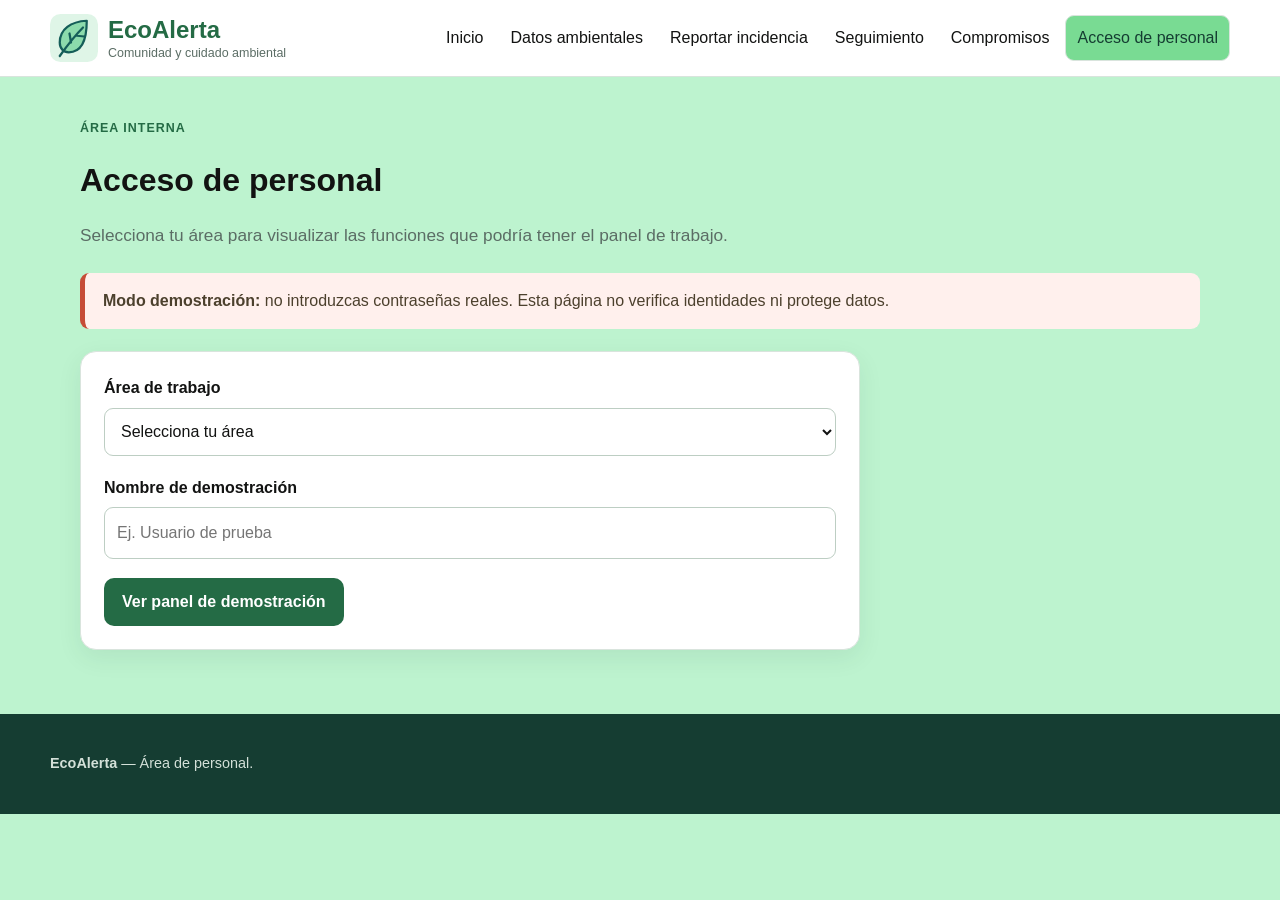
<file: acceso.html>
<!DOCTYPE html>
<html lang="es">
<head>
    <meta charset="UTF-8">
    <meta name="viewport" content="width=device-width, initial-scale=1.0">
    <title>Acceso de personal | EcoAlerta</title>
    <link rel="icon" href="favicon.svg" type="image/svg+xml">
    <link rel="stylesheet" href="styles.css">
    <script src="script.js" defer></script>
</head>
<body>
    <header class="cabecera">
        <a class="marca" href="index.html">
            <img src="img/favicon.svg" alt="Logotipo EcoAlerta">
            <span><strong>EcoAlerta</strong><small>Comunidad y cuidado ambiental</small></span>
        </a>
        <button class="menu-boton" type="button"
                aria-expanded="false" aria-controls="navegacion">☰ Menú</button>
        <nav id="navegacion" class="navegacion" aria-label="Navegación principal">
            <a href="index.html">Inicio</a>
            <a href="datos.html">Datos ambientales</a>
            <a href="reportar.html">Reportar incidencia</a>
            <a href="seguimiento.html">Seguimiento</a>
            <a href="compromisos.html">Compromisos</a>
            <a class="enlace-interno" href="acceso.html" aria-current="page">Acceso de personal</a>
        </nav>
    </header>

    <main class="pagina pagina-acceso">
        <p class="etiqueta">ÁREA INTERNA</p>
        <h1>Acceso de personal</h1>
        <p class="intro">
            Selecciona tu área para visualizar las funciones que podría
            tener el panel de trabajo.
        </p>

        <div class="aviso aviso-alerta">
            <strong>Modo demostración:</strong> no introduzcas contraseñas
            reales. Esta página no verifica identidades ni protege datos.
        </div>

        <form id="formAcceso" class="panel formulario">
            <div class="campo">
                <label for="area">Área de trabajo</label>
                <select id="area" required>
                    <option value="">Selecciona tu área</option>
                    <option value="gerencia">Gerencia minera</option>
                    <option value="especialista">Ingeniería / Especialista ambiental</option>
                </select>
            </div>

            <div class="campo">
                <label for="usuario">Nombre de demostración</label>
                <input id="usuario" required maxlength="60"
                       autocomplete="off" placeholder="Ej. Usuario de prueba">
            </div>

            <button class="boton boton-verde" type="submit">
                Ver panel de demostración
            </button>

            <p id="mensajeAcceso" class="mensaje"
               role="status" aria-live="polite"></p>
        </form>

        <section id="panelDemo" class="panel" hidden>
            <h2 id="tituloPanel">Panel de demostración</h2>
            <p id="descripcionPanel"></p>
            <ul id="listaFunciones"></ul>
            <p class="nota">
                Las funciones son ejemplos. No se están modificando
                ni asignando reportes reales.
            </p>
        </section>
    </main>

    <footer class="pie">
        <p><strong>EcoAlerta</strong> — Área de personal.</p>
    </footer>
</body>
</html>
</file>
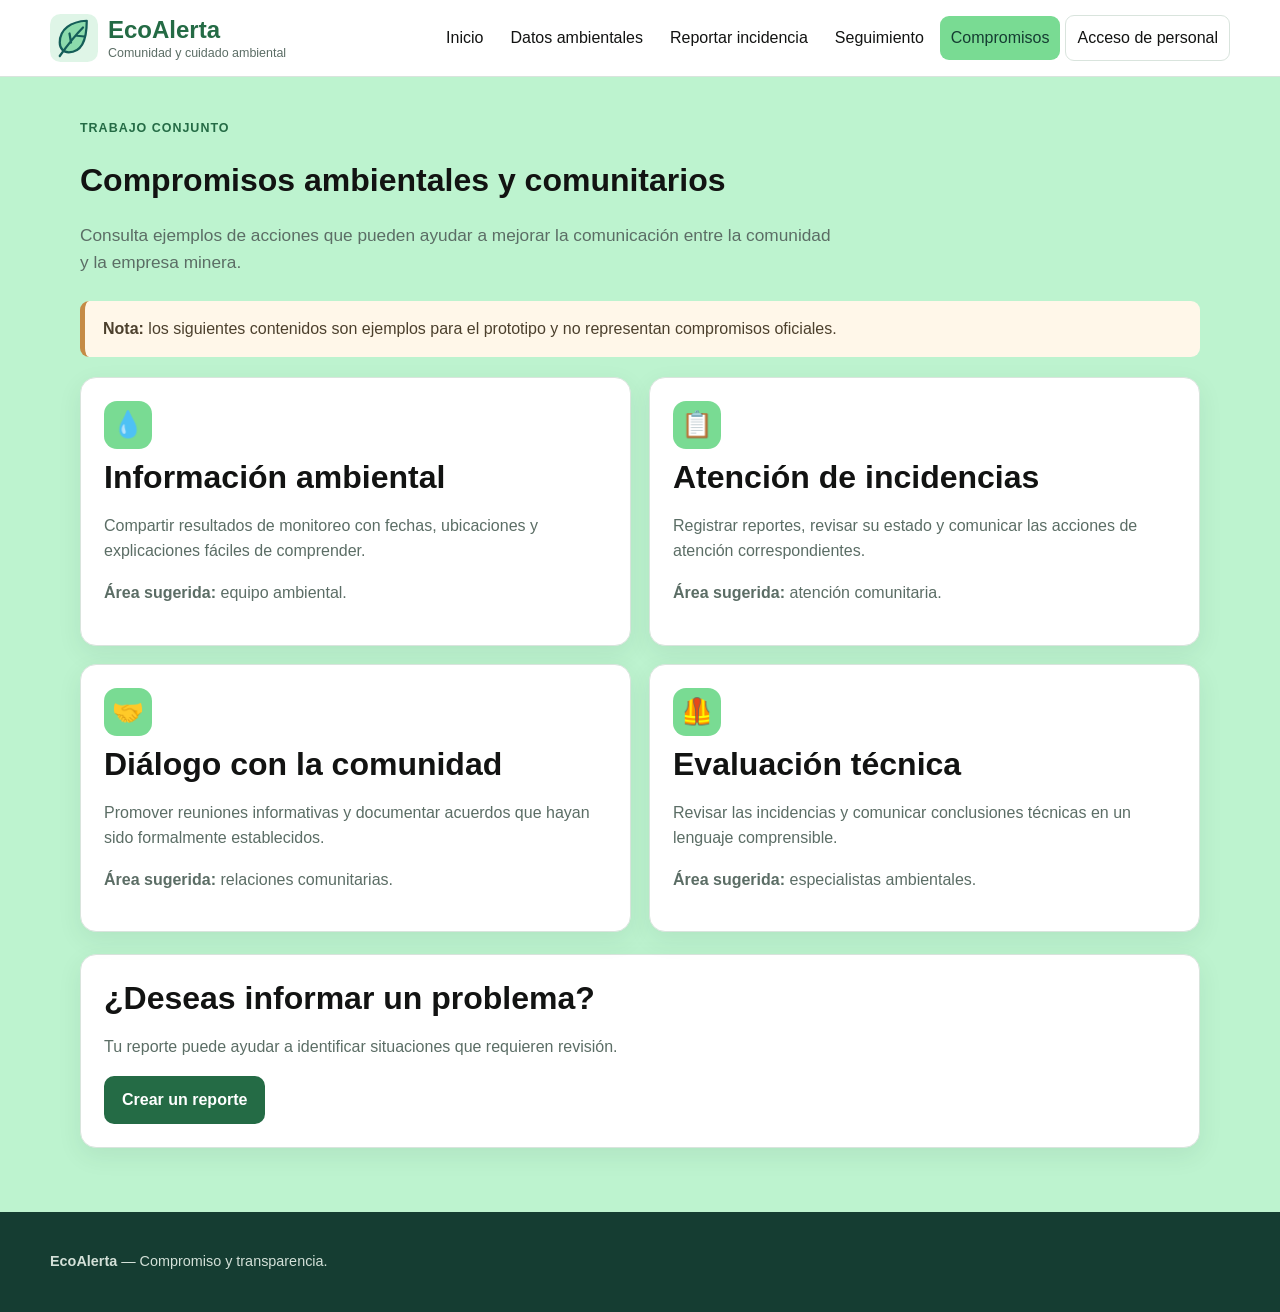
<file: compromisos.html>
<!DOCTYPE html>
<html lang="es">
<head>
    <meta charset="UTF-8">
    <meta name="viewport" content="width=device-width, initial-scale=1.0">
    <title>Compromisos | EcoAlerta</title>
    <link rel="icon" href="favicon.svg" type="image/svg+xml">
    <link rel="stylesheet" href="styles.css">
    <script src="script.js" defer></script>
</head>
<body>
    <header class="cabecera">
        <a class="marca" href="index.html">
            <img src="img/favicon.svg" alt="Logotipo EcoAlerta">
            <span><strong>EcoAlerta</strong><small>Comunidad y cuidado ambiental</small></span>
        </a>
        <button class="menu-boton" type="button"
                aria-expanded="false" aria-controls="navegacion">☰ Menú</button>
        <nav id="navegacion" class="navegacion" aria-label="Navegación principal">
            <a href="index.html">Inicio</a>
            <a href="datos.html">Datos ambientales</a>
            <a href="reportar.html">Reportar incidencia</a>
            <a href="seguimiento.html">Seguimiento</a>
            <a href="compromisos.html" aria-current="page">Compromisos</a>
            <a class="enlace-interno" href="acceso.html">Acceso de personal</a>
        </nav>
    </header>

    <main class="pagina">
        <p class="etiqueta">TRABAJO CONJUNTO</p>
        <h1>Compromisos ambientales y comunitarios</h1>
        <p class="intro">
            Consulta ejemplos de acciones que pueden ayudar a mejorar
            la comunicación entre la comunidad y la empresa minera.
        </p>

        <div class="aviso">
            <strong>Nota:</strong> los siguientes contenidos son ejemplos
            para el prototipo y no representan compromisos oficiales.
        </div>

        <section class="tarjetas dos">
            <article class="tarjeta">
                <span class="icono">💧</span>
                <h2>Información ambiental</h2>
                <p>
                    Compartir resultados de monitoreo con fechas,
                    ubicaciones y explicaciones fáciles de comprender.
                </p>
                <p><strong>Área sugerida:</strong> equipo ambiental.</p>
            </article>

            <article class="tarjeta">
                <span class="icono">📋</span>
                <h2>Atención de incidencias</h2>
                <p>
                    Registrar reportes, revisar su estado y comunicar
                    las acciones de atención correspondientes.
                </p>
                <p><strong>Área sugerida:</strong> atención comunitaria.</p>
            </article>

            <article class="tarjeta">
                <span class="icono">🤝</span>
                <h2>Diálogo con la comunidad</h2>
                <p>
                    Promover reuniones informativas y documentar
                    acuerdos que hayan sido formalmente establecidos.
                </p>
                <p><strong>Área sugerida:</strong> relaciones comunitarias.</p>
            </article>

            <article class="tarjeta">
                <span class="icono">🦺</span>
                <h2>Evaluación técnica</h2>
                <p>
                    Revisar las incidencias y comunicar conclusiones
                    técnicas en un lenguaje comprensible.
                </p>
                <p><strong>Área sugerida:</strong> especialistas ambientales.</p>
            </article>
        </section>

        <section class="panel">
            <h2>¿Deseas informar un problema?</h2>
            <p>Tu reporte puede ayudar a identificar situaciones que requieren revisión.</p>
            <a class="boton boton-verde" href="reportar.html">Crear un reporte</a>
        </section>
    </main>

    <footer class="pie">
        <p><strong>EcoAlerta</strong> — Compromiso y transparencia.</p>
    </footer>
</body>
</html>
</file>
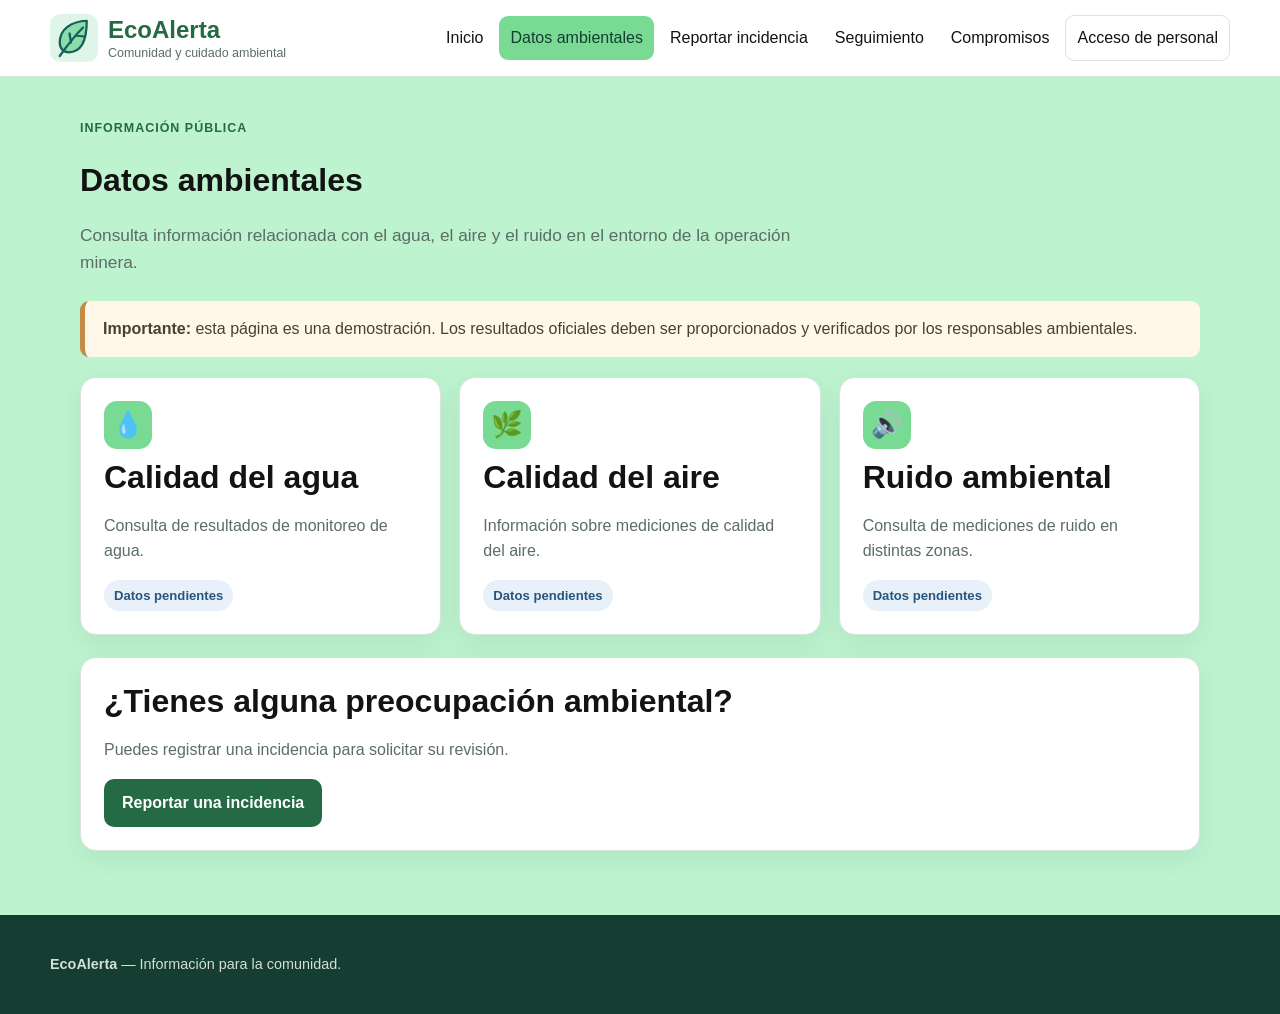
<file: datos.html>
<!DOCTYPE html>
<html lang="es">
<head>
    <meta charset="UTF-8">
    <meta name="viewport" content="width=device-width, initial-scale=1.0">
    <title>Datos ambientales | EcoAlerta</title>
    <link rel="icon" href="favicon.svg" type="image/svg+xml">
    <link rel="stylesheet" href="styles.css">
    <script src="script.js" defer></script>
</head>
<body>
    <header class="cabecera">
        <a class="marca" href="index.html">
            <img src="img/favicon.svg" alt="Logotipo EcoAlerta">
            <span><strong>EcoAlerta</strong><small>Comunidad y cuidado ambiental</small></span>
        </a>
        <button class="menu-boton" type="button"
                aria-expanded="false" aria-controls="navegacion">☰ Menú</button>
        <nav id="navegacion" class="navegacion" aria-label="Navegación principal">
            <a href="index.html">Inicio</a>
            <a href="datos.html" aria-current="page">Datos ambientales</a>
            <a href="reportar.html">Reportar incidencia</a>
            <a href="seguimiento.html">Seguimiento</a>
            <a href="compromisos.html">Compromisos</a>
            <a class="enlace-interno" href="acceso.html">Acceso de personal</a>
        </nav>
    </header>

    <main class="pagina">
        <p class="etiqueta">INFORMACIÓN PÚBLICA</p>
        <h1>Datos ambientales</h1>
        <p class="intro">
            Consulta información relacionada con el agua, el aire y el ruido
            en el entorno de la operación minera.
        </p>

        <div class="aviso">
            <strong>Importante:</strong> esta página es una demostración.
            Los resultados oficiales deben ser proporcionados y verificados
            por los responsables ambientales.
        </div>

        <section class="tarjetas tres">
            <article class="tarjeta">
                <span class="icono">💧</span>
                <h2>Calidad del agua</h2>
                <p>Consulta de resultados de monitoreo de agua.</p>
                <span class="estado estado-info">Datos pendientes</span>
            </article>

            <article class="tarjeta">
                <span class="icono">🌿</span>
                <h2>Calidad del aire</h2>
                <p>Información sobre mediciones de calidad del aire.</p>
                <span class="estado estado-info">Datos pendientes</span>
            </article>

            <article class="tarjeta">
                <span class="icono">🔊</span>
                <h2>Ruido ambiental</h2>
                <p>Consulta de mediciones de ruido en distintas zonas.</p>
                <span class="estado estado-info">Datos pendientes</span>
            </article>
        </section>

        <section class="panel">
            <h2>¿Tienes alguna preocupación ambiental?</h2>
            <p>Puedes registrar una incidencia para solicitar su revisión.</p>
            <a class="boton boton-verde" href="reportar.html">
                Reportar una incidencia
            </a>
        </section>
    </main>

    <footer class="pie">
        <p><strong>EcoAlerta</strong> — Información para la comunidad.</p>
    </footer>
</body>
</html>
</file>
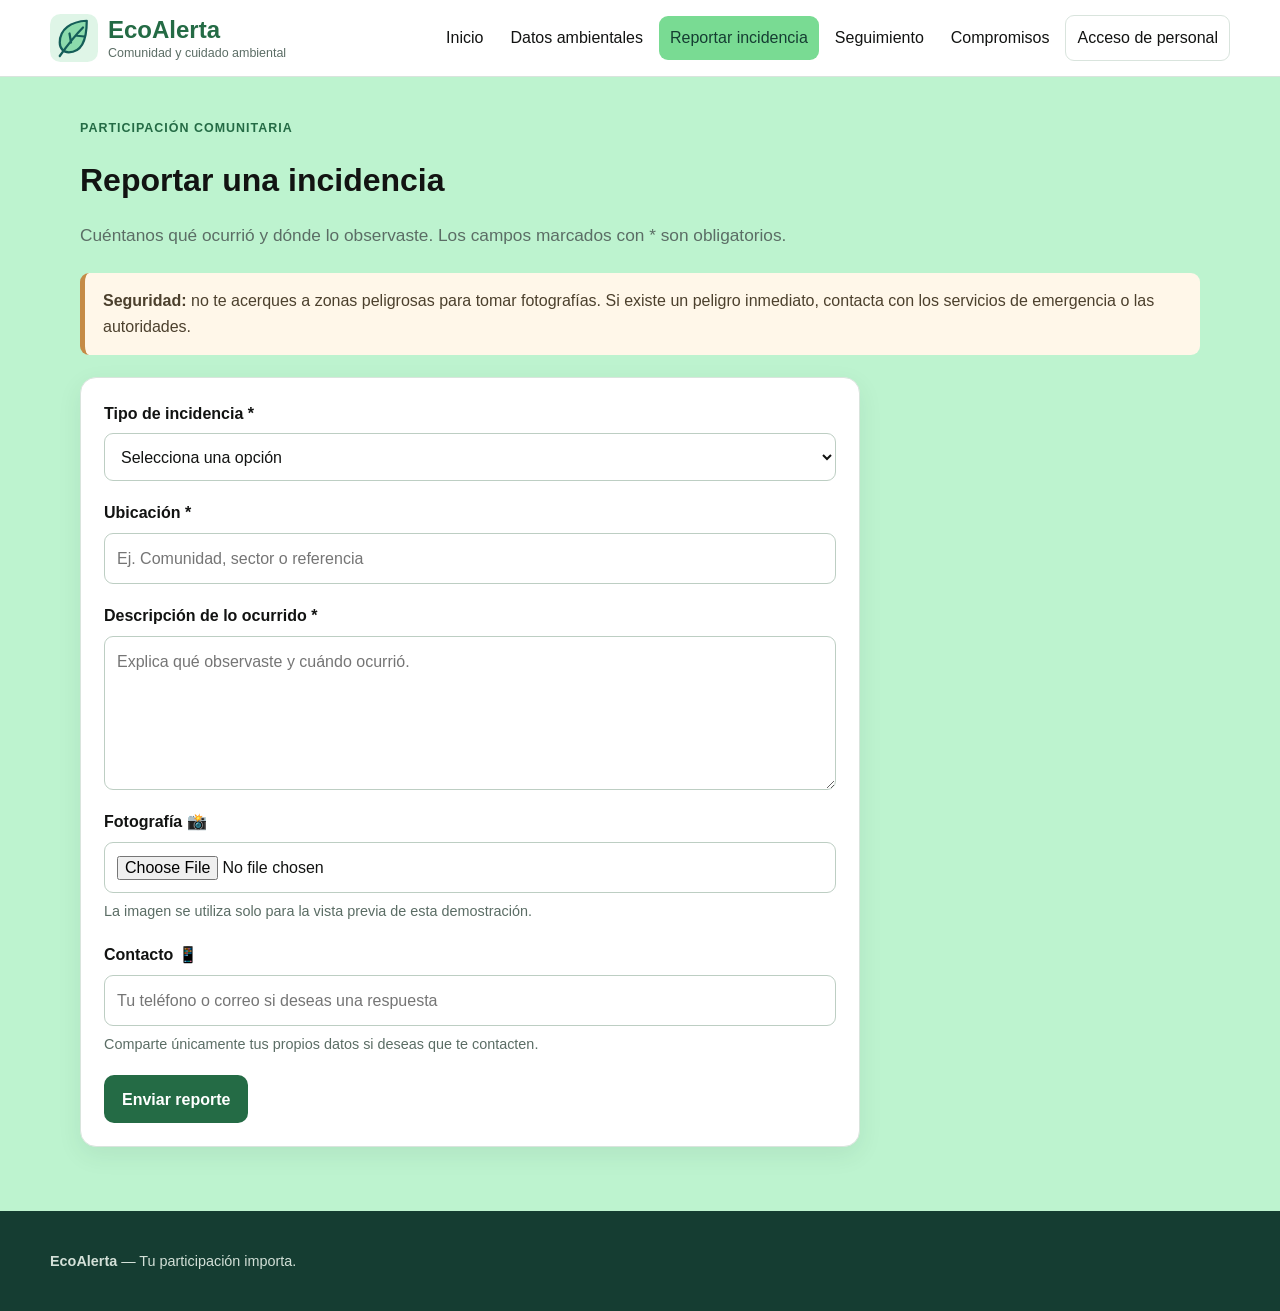
<file: reportar.html>
<!DOCTYPE html>
<html lang="es">
<head>
    <meta charset="UTF-8">
    <meta name="viewport" content="width=device-width, initial-scale=1.0">
    <title>Reportar incidencia | EcoAlerta</title>
    <link rel="icon" href="favicon.svg" type="image/svg+xml">
    <link rel="stylesheet" href="styles.css">
    <script src="script.js" defer></script>
</head>
<body>
    <header class="cabecera">
        <a class="marca" href="index.html">
            <img src="img/favicon.svg" alt="Logotipo EcoAlerta">
            <span><strong>EcoAlerta</strong><small>Comunidad y cuidado ambiental</small></span>
        </a>
        <button class="menu-boton" type="button"
                aria-expanded="false" aria-controls="navegacion">☰ Menú</button>
        <nav id="navegacion" class="navegacion" aria-label="Navegación principal">
            <a href="index.html">Inicio</a>
            <a href="datos.html">Datos ambientales</a>
            <a href="reportar.html" aria-current="page">Reportar incidencia</a>
            <a href="seguimiento.html">Seguimiento</a>
            <a href="compromisos.html">Compromisos</a>
            <a class="enlace-interno" href="acceso.html">Acceso de personal</a>
        </nav>
    </header>
    
    <main class="pagina">
        <p class="etiqueta">PARTICIPACIÓN COMUNITARIA</p>
        <h1>Reportar una incidencia</h1>
        <p class="intro">
            Cuéntanos qué ocurrió y dónde lo observaste.
            Los campos marcados con * son obligatorios.
        </p>

        <div class="aviso">
            <strong>Seguridad:</strong> no te acerques a zonas peligrosas
            para tomar fotografías. Si existe un peligro inmediato,
            contacta con los servicios de emergencia o las autoridades.
        </div>

        <form id="formReporte" class="formulario panel">
            <div class="campo">
                <label for="tipo">Tipo de incidencia *</label>
                <select id="tipo" name="tipo" required>
                    <option value="">Selecciona una opción</option>
                    <option>Agua</option>
                    <option>Polvo o calidad del aire</option>
                    <option>Ruido</option>
                    <option>Residuos</option>
                    <option>Suelo</option>
                    <option>Flora o fauna</option>
                    <option>Otro</option>
                </select>
            </div>

            <div class="campo">
                <label for="ubicacion">Ubicación *</label>
                <input id="ubicacion" name="ubicacion" required
                       maxlength="160"
                       placeholder="Ej. Comunidad, sector o referencia">
            </div>

            <div class="campo">
                <label for="descripcion">Descripción de lo ocurrido *</label>
                <textarea id="descripcion" name="descripcion"
                          rows="5" maxlength="1200" required
                          placeholder="Explica qué observaste y cuándo ocurrió."></textarea>
            </div>

            <div class="campo">
                <label for="foto">Fotografía 📸</label>
                <input id="foto" name="foto" type="file" accept="image/*">
                <small>La imagen se utiliza solo para la vista previa de esta demostración.</small>
                <img id="vistaFoto" class="vista-foto"
                     alt="Vista previa de la fotografía" hidden>
            </div>

            <div class="campo">
                <label for="contacto">Contacto 📱 </label>
                <input id="contacto" name="contacto" maxlength="120"
                       placeholder="Tu teléfono o correo si deseas una respuesta">
                <small>Comparte únicamente tus propios datos si deseas que te contacten.</small>
            </div>

            <button class="boton boton-verde" type="submit">
                Enviar reporte
            </button>

            <p id="mensajeFormulario" class="mensaje"
               role="status" aria-live="polite"></p>
        </form>
    </main>

    <footer class="pie">
        <p><strong>EcoAlerta</strong> — Tu participación importa.</p>
    </footer>
</body>
</html>
</file>
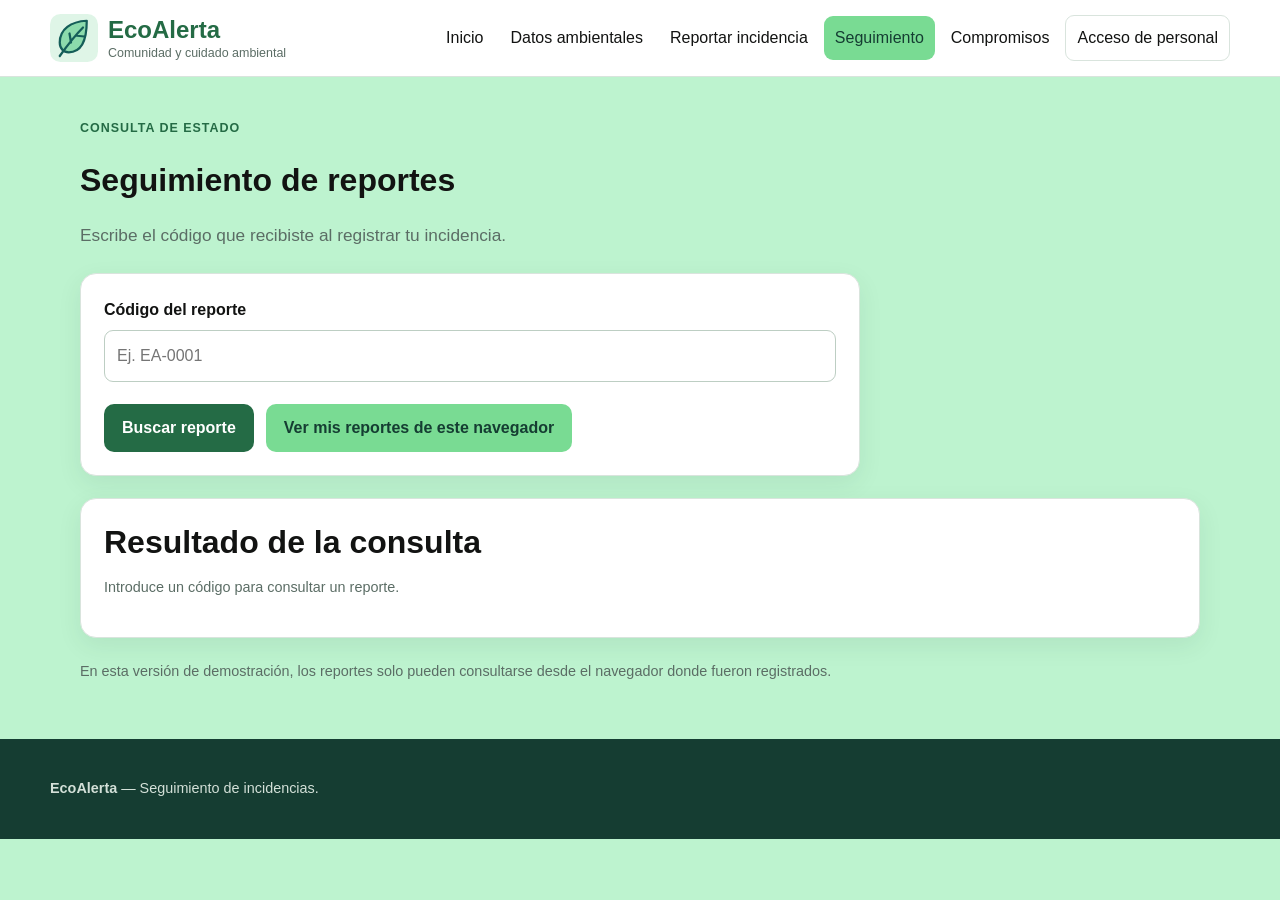
<file: seguimiento.html>
<!DOCTYPE html>
<html lang="es">
<head>
    <meta charset="UTF-8">
    <meta name="viewport" content="width=device-width, initial-scale=1.0">
    <title>Seguimiento | EcoAlerta</title>
    <link rel="icon" href="favicon.svg" type="image/svg+xml">
    <link rel="stylesheet" href="styles.css">
    <script src="script.js" defer></script>
</head>
<body>
    <header class="cabecera">
        <a class="marca" href="index.html">
            <img src="img/favicon.svg" alt="Logotipo EcoAlerta">
            <span><strong>EcoAlerta</strong><small>Comunidad y cuidado ambiental</small></span>
        </a>
        <button class="menu-boton" type="button"
                aria-expanded="false" aria-controls="navegacion">☰ Menú</button>
        <nav id="navegacion" class="navegacion" aria-label="Navegación principal">
            <a href="index.html">Inicio</a>
            <a href="datos.html">Datos ambientales</a>
            <a href="reportar.html">Reportar incidencia</a>
            <a href="seguimiento.html" aria-current="page">Seguimiento</a>
            <a href="compromisos.html">Compromisos</a>
            <a class="enlace-interno" href="acceso.html">Acceso de personal</a>
        </nav>
    </header>

    <main class="pagina">
        <p class="etiqueta">CONSULTA DE ESTADO</p>
        <h1>Seguimiento de reportes</h1>
        <p class="intro">
            Escribe el código que recibiste al registrar tu incidencia.
        </p>

        <form id="formBusqueda" class="panel formulario">
            <div class="campo">
                <label for="codigoBusqueda">Código del reporte</label>
                <input id="codigoBusqueda" name="codigo" required
                       placeholder="Ej. EA-0001">
            </div>

            <div class="acciones">
                <button class="boton boton-verde" type="submit">
                    Buscar reporte
                </button>
                <button id="verTodos" class="boton boton-suave" type="button">
                    Ver mis reportes de este navegador
                </button>
            </div>

            <p id="mensajeBusqueda" class="mensaje"
               role="status" aria-live="polite"></p>
        </form>

        <section class="panel">
            <h2>Resultado de la consulta</h2>
            <div id="listaReportes">
                <p class="texto-secundario">
                    Introduce un código para consultar un reporte.
                </p>
            </div>
        </section>

        <p class="nota">
            En esta versión de demostración, los reportes solo pueden
            consultarse desde el navegador donde fueron registrados.
        </p>
    </main>

    <footer class="pie">
        <p><strong>EcoAlerta</strong> — Seguimiento de incidencias.</p>
    </footer>
</body>
</html>
</file>
<file: styles.css>
/* =====================================
   ECOALERTA - ESTILOS GENERALES
   ===================================== */

:root {
    --verde: #246b45;
    --verde-oscuro: #153d32;
    --verde-claro: #79db93;
    --tierra: #c58b46;
    --texto: #121312;
    --secundario: #5b6d65;
    --fondo: #bdf3cf;
    --blanco: #ffffff;
    --borde: #d9e4dd;
    --sombra: 0 8px 24px rgba(21, 61, 50, 0.08);
    --radio: 16px;
}

/* Configuración inicial */
* {
    box-sizing: border-box;
}

html {
    scroll-behavior: smooth;
}

body {
    margin: 0;
    background: var(--fondo);
    color: var(--texto);
    font-family: Arial, Helvetica, sans-serif;
    line-height: 1.6;
}

a {
    color: var(--verde);
}

a:focus-visible,
button:focus-visible,
input:focus-visible,
select:focus-visible,
textarea:focus-visible {
    outline: 3px solid var(--tierra);
    outline-offset: 3px;
}

/* Encabezado y logotipo */
.cabecera {
    display: flex;
    align-items: center;
    justify-content: space-between;
    flex-wrap: wrap;
    gap: 16px;
    padding: 14px clamp(16px, 4vw, 50px);
    background: var(--blanco);
    border-bottom: 1px solid var(--borde);
}

.marca {
    display: flex;
    align-items: center;
    gap: 10px;
    color: var(--texto);
    text-decoration: none;
}

.marca img {
    width: 48px;
    height: 48px;
}

.marca span {
    display: grid;
    line-height: 1.3;
}

.marca strong {
    color: var(--verde);
    font-size: 1.5rem;
}

.marca small {
    color: var(--secundario);
    font-size: 0.78rem;
}

/* Menú principal */
.navegacion {
    display: flex;
    align-items: center;
    flex-wrap: wrap;
    gap: 5px;
}

.navegacion a {
    padding: 9px 11px;
    border-radius: 9px;
    text-decoration: none;
    color: var(--texto);
}

.navegacion a:hover,
.navegacion a[aria-current="page"] {
    background: var(--verde-claro);
    color: var(--verde-oscuro);
}

.navegacion .enlace-interno {
    border: 1px solid var(--borde);
}

.menu-boton {
    display: none;
    padding: 10px 13px;
    background: white;
    border: 1px solid var(--borde);
    border-radius: 9px;
    font: inherit;
}

/* Portada principal */
.hero {
    display: flex;
    align-items: center;
    min-height: 360px;
    padding: clamp(32px, 7vw, 80px);
    color: white;
    background:
        linear-gradient(100deg, rgba(21, 61, 50, 0.97),
        rgba(36, 107, 69, 0.76)),
        linear-gradient(135deg, #153d32, #83956a, #c58b46);
}

.hero-contenido {
    max-width: 760px;
}

.hero h1 {
    max-width: 720px;
    font-size: clamp(2.1rem, 5vw, 3.8rem);
    line-height: 1.1;
    margin: 12px 0 18px;
}

.hero-contenido > p:not(.etiqueta) {
    font-size: 1.1rem;
}

.etiqueta {
    margin: 0 0 8px;
    color: var(--verde);
    font-size: 0.78rem;
    font-weight: bold;
    letter-spacing: 1px;
}

.hero .etiqueta {
    color: #d4f0d8;
}

/* Botones */
.acciones {
    display: flex;
    flex-wrap: wrap;
    gap: 12px;
    margin-top: 22px;
}

.boton {
    display: inline-flex;
    align-items: center;
    justify-content: center;
    min-height: 48px;
    padding: 11px 18px;
    border: 0;
    border-radius: 10px;
    font: inherit;
    font-weight: bold;
    text-decoration: none;
    cursor: pointer;
}

.boton-claro {
    background: white;
    color: var(--verde-oscuro);
}

.boton-borde {
    border: 1px solid white;
    background: transparent;
    color: white;
}

.boton-verde {
    background: var(--verde);
    color: white;
}

.boton-suave {
    background: var(--verde-claro);
    color: var(--verde-oscuro);
}

.boton:hover {
    filter: brightness(0.95);
}

/* Contenido y títulos */
.seccion,
.pagina {
    width: min(1120px, calc(100% - 32px));
    margin: auto;
    padding: 42px 0;
}

h1,
h2,
h3 {
    line-height: 1.25;
}

h2 {
    margin: 8px 0 12px;
    font-size: clamp(1.5rem, 3vw, 2rem);
}

.encabezado-seccion {
    max-width: 700px;
    margin: 0 auto 28px;
    text-align: center;
}

.encabezado-seccion p:last-child,
.intro {
    color: var(--secundario);
}

.intro {
    max-width: 760px;
    margin-bottom: 24px;
    font-size: 1.08rem;
}

/* Tarjetas */
.tarjetas {
    display: grid;
    gap: 18px;
}

.tres {
    grid-template-columns: repeat(3, minmax(0, 1fr));
}

.dos {
    grid-template-columns: repeat(2, minmax(0, 1fr));
}

.tarjeta,
.panel {
    padding: 23px;
    border: 1px solid var(--borde);
    border-radius: var(--radio);
    background: var(--blanco);
    box-shadow: var(--sombra);
}

.tarjeta p,
.panel p {
    color: var(--secundario);
}

.tarjeta a {
    font-weight: bold;
    text-decoration: none;
}

.icono {
    display: grid;
    place-items: center;
    width: 48px;
    height: 48px;
    border-radius: 13px;
    background: var(--verde-claro);
    font-size: 1.6rem;
}

/* Franja informativa */
.franja {
    display: flex;
    align-items: center;
    justify-content: space-between;
    flex-wrap: wrap;
    gap: 24px;
    padding: 32px max(24px, calc((100% - 1120px) / 2));
    background: #e9f1eb;
}

/* Avisos y estados */
.aviso {
    margin: 20px 0;
    padding: 15px 18px;
    border-left: 5px solid var(--tierra);
    border-radius: 9px;
    background: #fff7e9;
    color: #4c402d;
}

.aviso-alerta {
    border-color: #c64c37;
    background: #fff0ed;
}

.estado {
    display: inline-block;
    padding: 5px 10px;
    border-radius: 20px;
    font-size: 0.82rem;
    font-weight: bold;
}

.estado-info {
    background: #e8f0fa;
    color: #28557c;
}

/* Formularios */
.formulario {
    max-width: 780px;
}

.panel {
    margin: 22px 0;
}

.panel h2 {
    margin-top: 0;
}

.campo {
    display: grid;
    gap: 7px;
    margin-bottom: 19px;
}

.campo label {
    font-weight: bold;
}

.campo input,
.campo select,
.campo textarea {
    width: 100%;
    min-height: 48px;
    padding: 12px;
    border: 1px solid #bdcec3;
    border-radius: 9px;
    background: white;
    color: var(--texto);
    font: inherit;
}

.campo textarea {
    min-height: 130px;
    resize: vertical;
}

.campo small,
.nota,
.texto-secundario {
    color: var(--secundario);
    font-size: 0.9rem;
}

.vista-foto {
    display: block;
    max-width: 100%;
    max-height: 280px;
    margin-top: 12px;
    border-radius: 10px;
    object-fit: contain;
}

.mensaje {
    font-weight: bold;
}

.mensaje:empty {
    display: none;
}

.mensaje.exito {
    color: #20633f;
}

.mensaje.error {
    color: #a12d25;
}

/* Resultados de seguimiento */
.reporte-item {
    padding: 17px 0;
    border-bottom: 1px solid var(--borde);
}

.reporte-item:last-child {
    border-bottom: 0;
}

.reporte-item h3 {
    margin: 0;
}

.reporte-meta {
    color: var(--secundario);
    font-size: 0.9rem;
}

/* Pie de página */
.pie {
    display: flex;
    justify-content: space-between;
    flex-wrap: wrap;
    gap: 12px;
    padding: 24px clamp(16px, 4vw, 50px);
    background: var(--verde-oscuro);
    color: white;
}

.pie p {
    font-size: 0.9rem;
    color: #d3e0d8;
}

/* Oculta elementos hasta que JavaScript los muestre */
[hidden] {
    display: none !important;
}

/* Diseño para tabletas y celulares */
@media (max-width: 900px) {
    .menu-boton {
        display: block;
    }

    .navegacion {
        display: none;
        flex-basis: 100%;
        align-items: stretch;
        flex-direction: column;
    }

    .navegacion.abierto {
        display: flex;
    }

    .navegacion a {
        padding: 12px;
    }

    .tres,
    .dos {
        grid-template-columns: 1fr;
    }

    .hero {
        min-height: 320px;
    }

    .franja {
        flex-direction: column;
        align-items: flex-start;
    }
}

@media (max-width: 480px) {
    .marca strong {
        font-size: 1.3rem;
    }

    .hero h1 {
        font-size: 2.1rem;
    }

    .seccion,
    .pagina {
        width: calc(100% - 24px);
        padding: 30px 0;
    }

    .tarjeta,
    .panel {
        padding: 18px;
    }

    .acciones .boton {
        width: 100%;
    }
}

/* Botón para cambiar el tema */
.tema-boton {
    padding: 10px 14px;
    border: 1px solid #b8c9c0;
    border-radius: 10px;
    background: #ffffff;
    color: #173b2b;
    font-size: 14px;
    font-weight: 600;
    cursor: pointer;
    transition: background 0.25s, color 0.25s;
}

.tema-boton:hover {
    background: #e7f3eb;
}

/* Transición del cambio de tema */
body,
.cabecera,
.tarjeta,
.franja,
.pie {
    transition: background-color 0.25s, color 0.25s;
}

/* Modo oscuro */
body.modo-oscuro {
    background-color: #121a17;
    color: #e7eee9;
}

body.modo-oscuro .cabecera,
body.modo-oscuro .tarjeta,
body.modo-oscuro .franja,
body.modo-oscuro .pie {
    background-color: #1c2923;
    color: #e7eee9;
}

body.modo-oscuro .navegacion a,
body.modo-oscuro .tarjeta a {
    color: #8fe0ae;
}

body.modo-oscuro h1,
body.modo-oscuro h2,
body.modo-oscuro h3,
body.modo-oscuro p,
body.modo-oscuro small {
    color: inherit;
}

body.modo-oscuro .tema-boton {
    background: #31483b;
    color: #ffffff;
    border-color: #688574;
}

body.modo-oscuro .tema-boton:hover {
    background: #42614e;
}

body.modo-oscuro .navegacion a:hover {
    background-color: #31483b;
}

body.modo-oscuro .hero {
    color: #ffffff;
}
</file>
